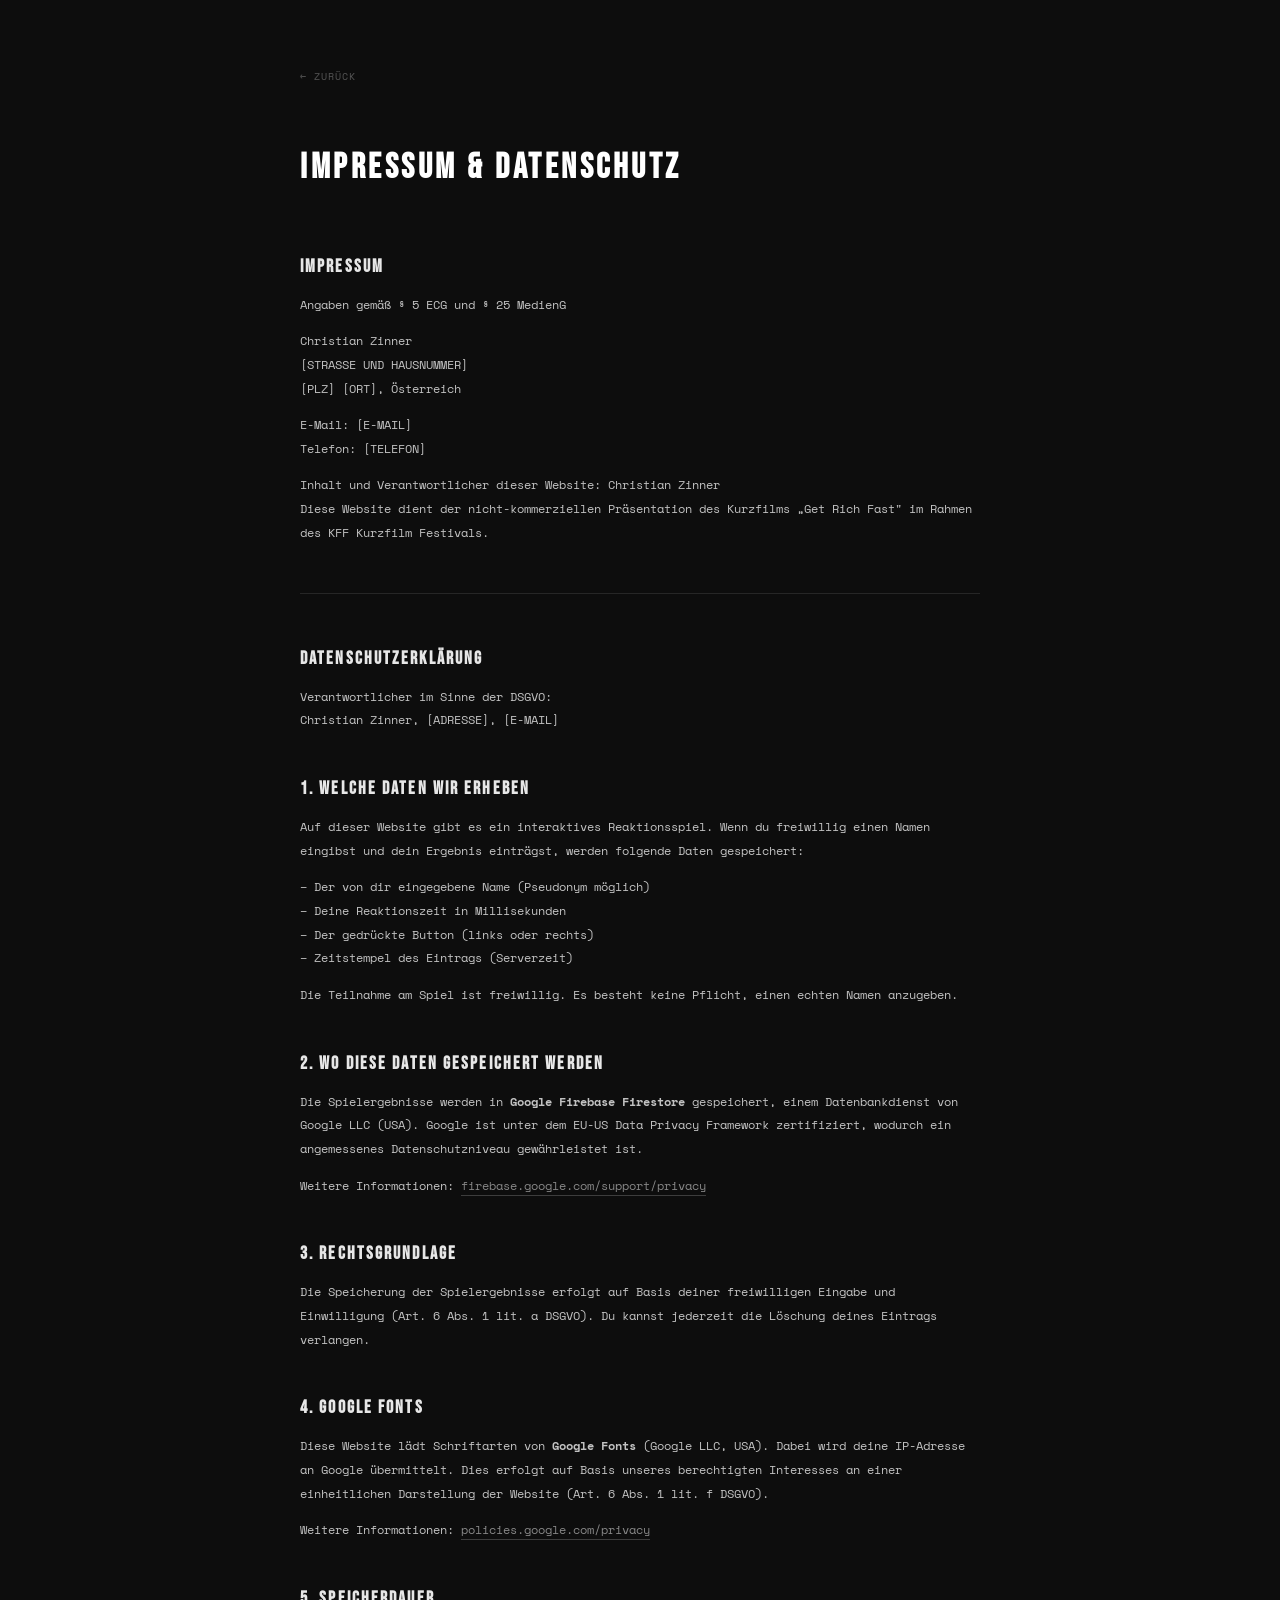
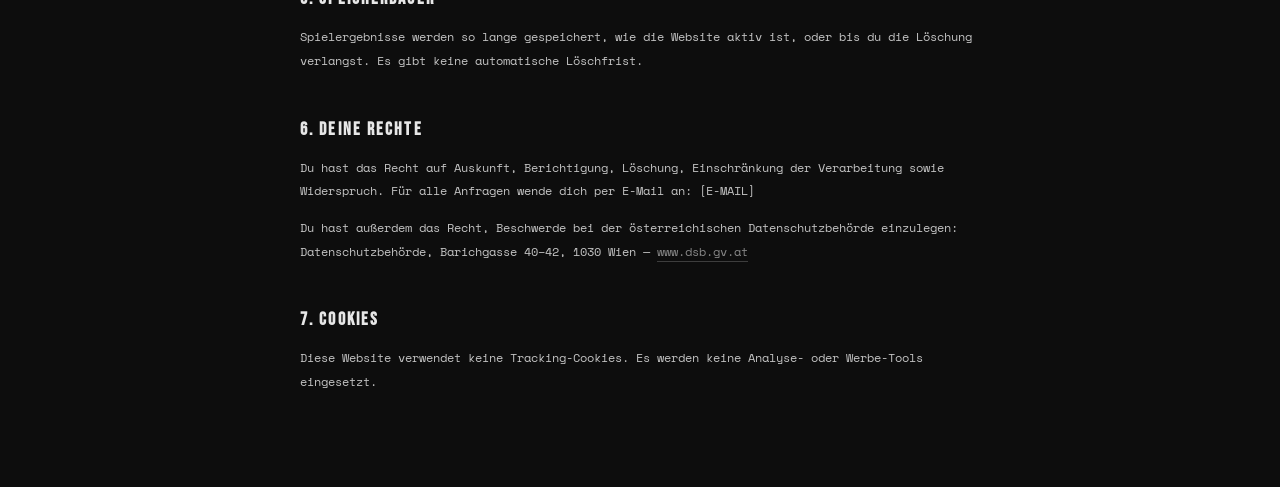
<file: impressum.html>
<!DOCTYPE html>
<html lang="de">
<head>
    <meta charset="UTF-8">
    <meta name="viewport" content="width=device-width, initial-scale=1.0">
    <title>Impressum & Datenschutz – Get Rich Fast</title>
    <link rel="preconnect" href="https://fonts.googleapis.com">
    <link rel="preconnect" href="https://fonts.gstatic.com" crossorigin>
    <link href="https://fonts.googleapis.com/css2?family=Bebas+Neue&family=Space+Mono:wght@400;700&display=swap" rel="stylesheet">
    <style>
        *, *::before, *::after { box-sizing: border-box; margin: 0; padding: 0; }

        body {
            background: #0d0d0d;
            color: rgba(255, 255, 255, 0.75);
            font-family: 'Space Mono', monospace;
            font-size: 0.78rem;
            line-height: 1.9;
            padding: 4rem 1.5rem 5rem;
        }

        .wrap {
            max-width: 680px;
            margin: 0 auto;
        }

        h1 {
            font-family: 'Bebas Neue', sans-serif;
            font-size: 2.2rem;
            letter-spacing: 0.1em;
            color: #fff;
            margin-bottom: 3rem;
        }

        h2 {
            font-family: 'Bebas Neue', sans-serif;
            font-size: 1.1rem;
            letter-spacing: 0.12em;
            color: rgba(255, 255, 255, 0.9);
            margin-top: 2.5rem;
            margin-bottom: 0.6rem;
        }

        p { margin-bottom: 0.8rem; }

        a {
            color: rgba(255, 255, 255, 0.5);
            text-decoration: none;
            border-bottom: 1px solid rgba(255, 255, 255, 0.2);
        }
        a:hover { color: rgba(255, 255, 255, 0.85); }

        hr {
            border: none;
            border-top: 1px solid rgba(255, 255, 255, 0.1);
            margin: 3rem 0;
        }

        .back {
            display:        inline-block;
            margin-bottom:  3rem;
            font-size:      0.65rem;
            letter-spacing: 0.1em;
            text-transform: uppercase;
            color:          rgba(255, 255, 255, 0.3);
            border-bottom:  none;
        }
        .back:hover { color: rgba(255, 255, 255, 0.7); }
    </style>
</head>
<body>
<div class="wrap">

    <a href="index.html" class="back">← Zurück</a>

    <h1>Impressum &amp; Datenschutz</h1>

    <!-- ── IMPRESSUM ── -->
    <h2>Impressum</h2>
    <p>
        Angaben gemäß § 5 ECG und § 25 MedienG
    </p>
    <p>
        Christian Zinner<br>
        [STRASSE UND HAUSNUMMER]<br>
        [PLZ] [ORT], Österreich
    </p>
    <p>
        E-Mail: [E-MAIL]<br>
        Telefon: [TELEFON]
    </p>
    <p>
        Inhalt und Verantwortlicher dieser Website: Christian Zinner<br>
        Diese Website dient der nicht-kommerziellen Präsentation des Kurzfilms „Get Rich Fast"
        im Rahmen des KFF Kurzfilm Festivals.
    </p>

    <hr>

    <!-- ── DATENSCHUTZERKLÄRUNG ── -->
    <h2>Datenschutzerklärung</h2>
    <p>
        Verantwortlicher im Sinne der DSGVO:<br>
        Christian Zinner, [ADRESSE], [E-MAIL]
    </p>

    <h2>1. Welche Daten wir erheben</h2>
    <p>
        Auf dieser Website gibt es ein interaktives Reaktionsspiel. Wenn du freiwillig einen Namen
        eingibst und dein Ergebnis einträgst, werden folgende Daten gespeichert:
    </p>
    <p>
        – Der von dir eingegebene Name (Pseudonym möglich)<br>
        – Deine Reaktionszeit in Millisekunden<br>
        – Der gedrückte Button (links oder rechts)<br>
        – Zeitstempel des Eintrags (Serverzeit)
    </p>
    <p>
        Die Teilnahme am Spiel ist freiwillig. Es besteht keine Pflicht, einen echten Namen anzugeben.
    </p>

    <h2>2. Wo diese Daten gespeichert werden</h2>
    <p>
        Die Spielergebnisse werden in <strong>Google Firebase Firestore</strong> gespeichert,
        einem Datenbankdienst von Google LLC (USA). Google ist unter dem EU-US Data Privacy Framework
        zertifiziert, wodurch ein angemessenes Datenschutzniveau gewährleistet ist.
    </p>
    <p>
        Weitere Informationen:
        <a href="https://firebase.google.com/support/privacy" target="_blank" rel="noopener">
            firebase.google.com/support/privacy
        </a>
    </p>

    <h2>3. Rechtsgrundlage</h2>
    <p>
        Die Speicherung der Spielergebnisse erfolgt auf Basis deiner freiwilligen Eingabe und
        Einwilligung (Art. 6 Abs. 1 lit. a DSGVO). Du kannst jederzeit die Löschung deines
        Eintrags verlangen.
    </p>

    <h2>4. Google Fonts</h2>
    <p>
        Diese Website lädt Schriftarten von <strong>Google Fonts</strong> (Google LLC, USA).
        Dabei wird deine IP-Adresse an Google übermittelt. Dies erfolgt auf Basis unseres
        berechtigten Interesses an einer einheitlichen Darstellung der Website
        (Art. 6 Abs. 1 lit. f DSGVO).
    </p>
    <p>
        Weitere Informationen:
        <a href="https://policies.google.com/privacy" target="_blank" rel="noopener">
            policies.google.com/privacy
        </a>
    </p>

    <h2>5. Speicherdauer</h2>
    <p>
        Spielergebnisse werden so lange gespeichert, wie die Website aktiv ist, oder bis du
        die Löschung verlangst. Es gibt keine automatische Löschfrist.
    </p>

    <h2>6. Deine Rechte</h2>
    <p>
        Du hast das Recht auf Auskunft, Berichtigung, Löschung, Einschränkung der Verarbeitung
        sowie Widerspruch. Für alle Anfragen wende dich per E-Mail an: [E-MAIL]
    </p>
    <p>
        Du hast außerdem das Recht, Beschwerde bei der österreichischen Datenschutzbehörde
        einzulegen:<br>
        Datenschutzbehörde, Barichgasse 40–42, 1030 Wien —
        <a href="https://www.dsb.gv.at" target="_blank" rel="noopener">www.dsb.gv.at</a>
    </p>

    <h2>7. Cookies</h2>
    <p>
        Diese Website verwendet keine Tracking-Cookies. Es werden keine Analyse- oder
        Werbe-Tools eingesetzt.
    </p>

</div>
</body>
</html>
</file>
